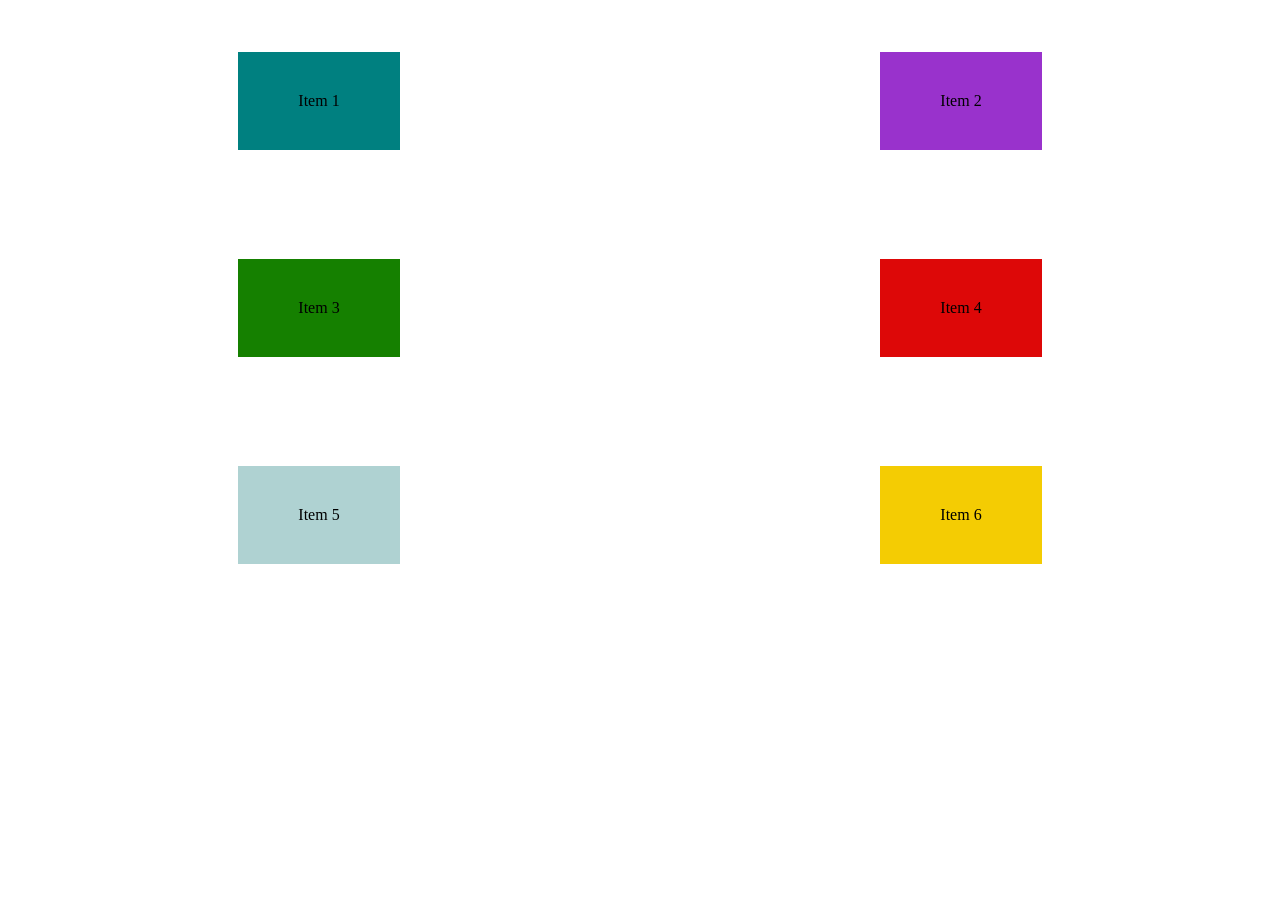
<file: css-grid.html>
<!DOCTYPE html>
<html lang="en">
<head>
    <meta charset="UTF-8">
    <meta name="viewport" content="width=device-width, initial-scale=1.0">
    <title>CSS Grid</title>

    <style>
        .container {
            display: grid;
            grid-template-columns: repeat(2,1fr);
            grid-template-rows: repeat(3,1fr);
            gap: 20px;
            justify-items: center;
            align-items: center;
            height: 600px;
        }
        .child {
            padding: 40px 60px;
            text-align: center;

           
        }
        .child:nth-child(1) {
            background: teal;
        }
        .child:nth-child(2) {
            background: darkorchid;
        }
        .child:nth-child(3) {
           
            background: rgb(21, 128, 0);
        }
        .child:nth-child(4) {
           
            background: rgb(221, 8, 8);
        }
        .child:nth-child(5) {
          
            background: rgb(175, 210, 210);
        }
        .child:nth-child(6) {
          
            background: rgb(244, 204, 3);
        }
    </style>
</head>
<body>
    <div class="container">
        <div class="child">Item 1</div>
        <div class="child">Item 2</div>
        <div class="child">Item 3</div>
        <div class="child">Item 4</div>
        <div class="child">Item 5</div>
        <div class="child">Item 6</div>
    </div>
</body>
</html>
</file>
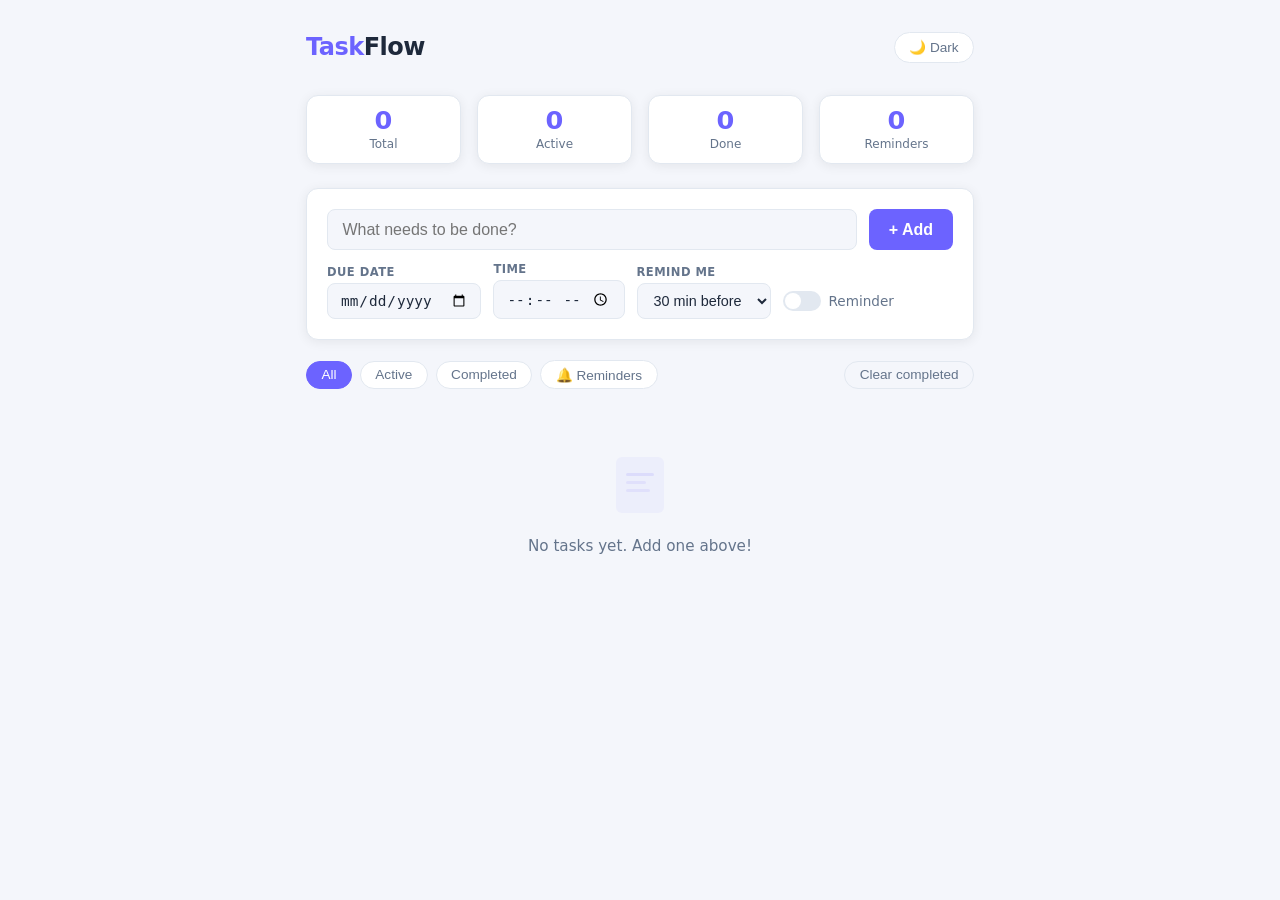
<file: Task.html>
<!DOCTYPE html>
<html lang="en">
<head>
  <meta charset="UTF-8" />
  <meta name="viewport" content="width=device-width, initial-scale=1.0" />
  <title>TaskFlow — Task Manager </title>

  <!-- =====================================================
       STYLES
       ===================================================== -->
  <style>
    *, *::before, *::after { box-sizing: border-box; margin: 0; padding: 0; }

    :root {
      --bg:        #f4f6fb;
      --surface:   #ffffff;
      --border:    #e2e8f0;
      --accent:    #6c63ff;
      --accent-h:  #574fd6;
      --accent-lt: #ede9fe;
      --text:      #1e293b;
      --muted:     #64748b;
      --danger:    #ef4444;
      --danger-h:  #dc2626;
      --success:   #22c55e;
      --warn:      #f59e0b;
      --info:      #3b82f6;
      --radius:    12px;
      --shadow:    0 2px 12px rgba(0,0,0,.07);
      --transition: .2s ease;
    }
    body.dark {
      --bg:        #0f172a;
      --surface:   #1e293b;
      --border:    #334155;
      --accent:    #818cf8;
      --accent-h:  #6366f1;
      --accent-lt: #1e1b4b;
      --text:      #f1f5f9;
      --muted:     #94a3b8;
      --danger:    #f87171;
      --danger-h:  #ef4444;
      --success:   #4ade80;
      --warn:      #fbbf24;
      --info:      #60a5fa;
      --shadow:    0 2px 12px rgba(0,0,0,.35);
    }

    body {
      font-family: 'Segoe UI', system-ui, sans-serif;
      background: var(--bg);
      color: var(--text);
      min-height: 100vh;
      transition: background var(--transition), color var(--transition);
    }

    /* ── Layout ── */
    .container { max-width: 700px; margin: 0 auto; padding: 2rem 1rem 4rem; }

    /* ── Header ── */
    header {
      display: flex; align-items: center; justify-content: space-between;
      margin-bottom: 2rem;
    }
    .logo { font-size: 1.5rem; font-weight: 700; color: var(--accent); letter-spacing: -.5px; }
    .logo span { color: var(--text); }

    #darkToggle {
      background: var(--surface); border: 1.5px solid var(--border);
      border-radius: 99px; padding: .4rem .9rem; cursor: pointer;
      font-size: .85rem; color: var(--muted);
      transition: background var(--transition), color var(--transition);
    }
    #darkToggle:hover { background: var(--accent-lt); color: var(--accent); }

    /* ── Stats ── */
    .stats { display: flex; gap: 1rem; margin-bottom: 1.5rem; flex-wrap: wrap; }
    .stat-card {
      flex: 1; min-width: 80px; background: var(--surface);
      border: 1.5px solid var(--border); border-radius: var(--radius);
      padding: .75rem 1rem; text-align: center; box-shadow: var(--shadow);
      transition: background var(--transition);
    }
    .stat-card .num { font-size: 1.6rem; font-weight: 700; color: var(--accent); line-height: 1; }
    .stat-card .lbl { font-size: .75rem; color: var(--muted); margin-top: .25rem; }

    /* ── Input Card ── */
    .input-card {
      background: var(--surface); border: 1.5px solid var(--border);
      border-radius: var(--radius); padding: 1.25rem;
      box-shadow: var(--shadow); margin-bottom: 1.25rem;
      transition: background var(--transition);
    }

    /* Row 1 */
    .input-row-main { display: flex; gap: .75rem; margin-bottom: .75rem; }
    .input-row-main input {
      flex: 1; border: 1.5px solid var(--border); border-radius: 8px;
      padding: .65rem .9rem; font-size: 1rem; background: var(--bg);
      color: var(--text); outline: none; transition: border-color var(--transition);
    }
    .input-row-main input:focus { border-color: var(--accent); }

    #addBtn {
      background: var(--accent); color: #fff; border: none; border-radius: 8px;
      padding: .65rem 1.25rem; font-size: 1rem; font-weight: 600; cursor: pointer;
      white-space: nowrap; transition: background var(--transition), transform .1s;
    }
    #addBtn:hover  { background: var(--accent-h); }
    #addBtn:active { transform: scale(.97); }

    /* Row 2 */
    .input-row-meta { display: flex; gap: .75rem; flex-wrap: wrap; align-items: flex-end; }
    .meta-field { display: flex; flex-direction: column; gap: .25rem; }
    .meta-field label {
      font-size: .72rem; font-weight: 600; color: var(--muted);
      text-transform: uppercase; letter-spacing: .04em;
    }
    .meta-field input, .meta-field select {
      border: 1.5px solid var(--border); border-radius: 8px;
      padding: .5rem .75rem; font-size: .9rem; background: var(--bg);
      color: var(--text); outline: none; transition: border-color var(--transition);
    }
    .meta-field input:focus, .meta-field select:focus { border-color: var(--accent); }

    /* Reminder toggle pill */
    .reminder-toggle {
      display: flex; align-items: center; gap: .5rem;
      font-size: .85rem; color: var(--muted); cursor: pointer;
      user-select: none; padding-bottom: .5rem;
    }
    .reminder-toggle input[type="checkbox"] { display: none; }
    .toggle-pill {
      width: 38px; height: 20px; background: var(--border);
      border-radius: 99px; position: relative; transition: background var(--transition);
      flex-shrink: 0;
    }
    .toggle-pill::after {
      content: ''; position: absolute; top: 2px; left: 2px;
      width: 16px; height: 16px; border-radius: 50%; background: #fff;
      transition: transform var(--transition);
    }
    .reminder-toggle input:checked ~ .toggle-pill { background: var(--accent); }
    .reminder-toggle input:checked ~ .toggle-pill::after { transform: translateX(18px); }

    /* ── Permission Banner ── */
    #permBanner {
      display: none; background: #fef9c3; border: 1.5px solid #fde68a;
      border-radius: var(--radius); padding: .75rem 1rem; margin-bottom: 1rem;
      font-size: .88rem; color: #78350f; align-items: center; gap: .75rem;
    }
    body.dark #permBanner { background: #422006; border-color: #78350f; color: #fde68a; }
    #permBanner.show { display: flex; }
    #permBanner button {
      margin-left: auto; background: var(--warn); color: #fff; border: none;
      border-radius: 6px; padding: .3rem .75rem; cursor: pointer; font-size: .82rem;
      white-space: nowrap;
    }

    /* ── Filter Bar ── */
    .filter-bar {
      display: flex; gap: .5rem; margin-bottom: 1rem;
      flex-wrap: wrap; align-items: center;
    }
    .filter-bar button {
      border: 1.5px solid var(--border); background: var(--surface); color: var(--muted);
      border-radius: 99px; padding: .35rem .9rem; font-size: .85rem;
      cursor: pointer; transition: all var(--transition);
    }
    .filter-bar button.active, .filter-bar button:hover {
      background: var(--accent); border-color: var(--accent); color: #fff;
    }
    .filter-bar .spacer { flex: 1; }
    #clearDone {
      background: transparent; border: 1.5px solid var(--border); color: var(--muted);
      border-radius: 99px; padding: .35rem .9rem; font-size: .85rem;
      cursor: pointer; transition: all var(--transition);
    }
    #clearDone:hover { border-color: var(--danger); color: var(--danger); }

    /* ── Task List ── */
    #taskList { list-style: none; display: flex; flex-direction: column; gap: .6rem; }

    /* ── Empty State ── */
    .empty-state { text-align: center; padding: 3rem 1rem; color: var(--muted); font-size: .95rem; }
    .empty-state svg { margin-bottom: 1rem; opacity: .35; }

    /* ── Task Item ── */
    .task-item {
      background: var(--surface); border: 1.5px solid var(--border);
      border-radius: var(--radius); padding: .9rem 1rem;
      display: flex; align-items: flex-start; gap: .85rem;
      box-shadow: var(--shadow);
      transition: transform .15s, box-shadow .15s, border-color .15s, background var(--transition);
      animation: slideIn .2s ease;
    }
    @keyframes slideIn {
      from { opacity: 0; transform: translateY(-8px); }
      to   { opacity: 1; transform: translateY(0); }
    }
    .task-item:hover { transform: translateY(-2px); box-shadow: 0 6px 18px rgba(0,0,0,.1); }
    .task-item.completed { border-color: var(--success); opacity: .7; }
    .task-item.completed .task-text { text-decoration: line-through; color: var(--muted); }
    .task-item.has-reminder  { border-left: 3.5px solid var(--info); }
    .task-item.reminder-fired { border-left: 3.5px solid var(--warn); }

    /* Checkbox */
    .check-btn {
      width: 22px; height: 22px; min-width: 22px; border-radius: 50%;
      border: 2px solid var(--border); background: transparent; cursor: pointer;
      display: flex; align-items: center; justify-content: center;
      transition: all var(--transition); margin-top: 2px;
    }
    .check-btn:hover { border-color: var(--success); background: rgba(34,197,94,.1); }
    .task-item.completed .check-btn { background: var(--success); border-color: var(--success); }
    .check-btn svg { display: none; }
    .task-item.completed .check-btn svg { display: block; }

    /* Task body */
    .task-body { flex: 1; min-width: 0; }
    .task-text { font-size: .97rem; line-height: 1.4; word-break: break-word; }
    .task-meta { display: flex; align-items: center; gap: .45rem; margin-top: .4rem; flex-wrap: wrap; }

    /* Badges */
    .badge {
      font-size: .72rem; padding: .15rem .55rem; border-radius: 99px;
      font-weight: 600; display: inline-flex; align-items: center; gap: .2rem;
    }
    .badge-date           { background: var(--accent-lt); color: var(--accent); }
    .badge-date.overdue   { background: #fee2e2; color: var(--danger); }
    .badge-date.today     { background: #fef9c3; color: #92400e; }
    body.dark .badge-date.today { background: #422006; color: #fde68a; }
    .badge-time           { background: #dbeafe; color: #1d4ed8; }
    body.dark .badge-time { background: #1e3a5f; color: #93c5fd; }
    .badge-reminder       { background: #dcfce7; color: #15803d; }
    body.dark .badge-reminder { background: #14532d; color: #86efac; }
    .badge-reminder.fired { background: #fef9c3; color: #92400e; }
    body.dark .badge-reminder.fired { background: #422006; color: #fde68a; }

    /* Edit mode */
    .edit-input {
      border: 1.5px solid var(--accent); border-radius: 6px;
      padding: .35rem .6rem; font-size: .9rem;
      background: var(--bg); color: var(--text); outline: none;
    }
    .edit-row { display: flex; gap: .5rem; margin-top: .5rem; flex-wrap: wrap; align-items: center; }

    /* Action buttons */
    .task-actions { display: flex; gap: .4rem; margin-left: auto; }
    .icon-btn {
      background: transparent; border: none; cursor: pointer;
      border-radius: 6px; padding: .3rem .4rem; transition: background var(--transition);
    }
    .icon-btn:hover     { background: var(--bg); }
    .icon-btn.edit-btn  { color: var(--warn); }
    .icon-btn.del-btn   { color: var(--danger); }
    .icon-btn.save-btn  { color: var(--success); }

    /* ── Toast ── */
    #toast {
      position: fixed; bottom: 1.5rem; left: 50%;
      transform: translateX(-50%) translateY(80px);
      background: var(--text); color: var(--bg); border-radius: 99px;
      padding: .6rem 1.4rem; font-size: .9rem; font-weight: 500;
      box-shadow: 0 4px 20px rgba(0,0,0,.25); z-index: 9999;
      transition: transform .3s cubic-bezier(.34,1.56,.64,1);
      white-space: nowrap; pointer-events: none;
    }
    #toast.show { transform: translateX(-50%) translateY(0); }

    /* ── Responsive ── */
    @media (max-width: 520px) {
      .input-row-main { flex-wrap: wrap; }
      #addBtn { width: 100%; }
      .meta-field { flex: 1 1 calc(50% - .5rem); }
    }
  </style>
</head>

<body>
  <div class="container">

    <header>
      <div class="logo">Task<span>Flow</span></div>
      <button id="darkToggle" aria-label="Toggle dark mode">🌙 Dark</button>
    </header>

    <!-- Stats -->
    <div class="stats">
      <div class="stat-card"><div class="num" id="statTotal">0</div><div class="lbl">Total</div></div>
      <div class="stat-card"><div class="num" id="statActive">0</div><div class="lbl">Active</div></div>
      <div class="stat-card"><div class="num" id="statDone">0</div><div class="lbl">Done</div></div>
      <div class="stat-card"><div class="num" id="statReminders">0</div><div class="lbl">Reminders</div></div>
    </div>

    <!-- Notification permission banner -->
    <div id="permBanner">
      <span>🔔 Enable browser notifications to receive task reminders.</span>
      <button id="permBtn">Allow</button>
    </div>

    <!-- Add-task input -->
    <div class="input-card">
      <!-- Row 1: task text + add button -->
      <div class="input-row-main">
        <input type="text" id="taskInput" placeholder="What needs to be done?" maxlength="200" />
        <button id="addBtn">+ Add</button>
      </div>

      <!-- Row 2: date, time, remind-before, reminder toggle -->
      <div class="input-row-meta">
        <div class="meta-field">
          <label for="dueDate">Due date</label>
          <input type="date" id="dueDate" />
        </div>
        <div class="meta-field">
          <label for="dueTime">Time</label>
          <input type="time" id="dueTime" />
        </div>
        <div class="meta-field">
          <label for="remindBefore">Remind me</label>
          <select id="remindBefore">
            <option value="0">At due time</option>
            <option value="5">5 min before</option>
            <option value="10">10 min before</option>
            <option value="15">15 min before</option>
            <option value="30" selected>30 min before</option>
            <option value="60">1 hour before</option>
            <option value="1440">1 day before</option>
          </select>
        </div>
        <!-- Reminder on/off toggle -->
        <label class="reminder-toggle" title="Enable reminder for this task">
          <input type="checkbox" id="reminderOn" />
          <span class="toggle-pill"></span>
          Reminder
        </label>
      </div>
    </div>

    <!-- Filter bar -->
    <div class="filter-bar">
      <button class="active" data-filter="all">All</button>
      <button data-filter="active">Active</button>
      <button data-filter="completed">Completed</button>
      <button data-filter="reminders">🔔 Reminders</button>
      <span class="spacer"></span>
      <button id="clearDone">Clear completed</button>
    </div>

    <!-- Task list -->
    <ul id="taskList"></ul>

  </div>

  <!-- In-app toast -->
  <div id="toast"></div>

  <!-- =====================================================
       JAVASCRIPT
       ===================================================== -->
  <script>
    // ── State ────────────────────────────────────────────
    let tasks  = [];
    let filter = 'all';

    // Holds setTimeout handles keyed by task id, so we can cancel them
    const reminderTimers = {};

    // ── Persistence ──────────────────────────────────────
    function save() { localStorage.setItem('taskflow_tasks', JSON.stringify(tasks)); }
    function load() {
      const raw = localStorage.getItem('taskflow_tasks');
      tasks = raw ? JSON.parse(raw) : [];
    }

    // ── Utility helpers ───────────────────────────────────
    function uid()      { return Date.now().toString(36) + Math.random().toString(36).slice(2); }
    function todayStr() { return new Date().toISOString().split('T')[0]; }
    function escHtml(s) {
      return s.replace(/&/g,'&amp;').replace(/</g,'&lt;').replace(/>/g,'&gt;').replace(/"/g,'&quot;');
    }

    /** "Apr 8" from a YYYY-MM-DD string */
    function fmtDate(d) {
      if (!d) return '';
      const [y,m,day] = d.split('-').map(Number);
      return new Date(y, m-1, day).toLocaleDateString(undefined, { month:'short', day:'numeric' });
    }

    /** "3:00 PM" from a HH:MM string */
    function fmtTime(t) {
      if (!t) return '';
      const [h, m] = t.split(':').map(Number);
      const ampm   = h >= 12 ? 'PM' : 'AM';
      const hr     = h % 12 || 12;
      return `${hr}:${String(m).padStart(2,'0')} ${ampm}`;
    }

    /** CSS class for the date badge based on overdue / today / future */
    function dateBadgeClass(d) {
      if (!d) return '';
      if (d < todayStr()) return 'overdue';
      if (d === todayStr()) return 'today';
      return '';
    }

    /**
     * Calculate the exact moment a reminder should fire.
     * = due date+time minus the "remind before" offset in minutes.
     */
    function reminderFireTime(task) {
      if (!task.reminderOn || !task.due || !task.time) return null;
      const [y,mo,d]  = task.due.split('-').map(Number);
      const [h,mi]    = task.time.split(':').map(Number);
      const fireDate  = new Date(y, mo-1, d, h, mi, 0);
      fireDate.setMinutes(fireDate.getMinutes() - (task.remindBefore || 0));
      return fireDate;
    }

    /** Human-readable time-until string, e.g. "in 23 min" */
    function countdown(fireDate) {
      const diff = fireDate - Date.now();
      if (diff <= 0) return 'now';
      const totalSec = Math.round(diff / 1000);
      if (totalSec < 60)  return `in ${totalSec}s`;
      const mins = Math.round(totalSec / 60);
      if (mins  < 60)     return `in ${mins} min`;
      const hrs  = Math.round(mins / 60);
      if (hrs   < 24)     return `in ${hrs} hr`;
      const days = Math.round(hrs / 24);
      return `in ${days} day${days > 1 ? 's' : ''}`;
    }

    // ── Notifications ─────────────────────────────────────

    /** Show the permission banner if there are pending reminders and permission isn't granted */
    function checkPermBanner() {
      const hasPending = tasks.some(t => t.reminderOn && !t.completed && !t.reminderFired);
      const banner     = document.getElementById('permBanner');
      if (hasPending && Notification.permission === 'default') {
        banner.classList.add('show');
      } else {
        banner.classList.remove('show');
      }
    }

    document.getElementById('permBtn').addEventListener('click', () => {
      Notification.requestPermission().then(p => {
        if (p === 'granted') {
          document.getElementById('permBanner').classList.remove('show');
          scheduleAllReminders();
          showToast('Notifications enabled!');
        } else {
          showToast('Notifications blocked. Reminders will show in-app only.');
        }
      });
    });

    /** Pop a browser notification and in-app toast for a task */
    function fireNotification(task) {
      const title = `Reminder: ${task.text}`;
      const body  = task.due
        ? `Due ${fmtDate(task.due)}${task.time ? ' at ' + fmtTime(task.time) : ''}`
        : 'Your task is coming up!';

      // Browser push notification (if allowed)
      if (Notification.permission === 'granted') {
        new Notification(title, { body });
      }

      // Always show in-app toast
      showToast(`🔔 ${task.text}`);

      // Mark as fired so it doesn't re-trigger on next page load
      task.reminderFired = true;
      save();
      render();
    }

    /**
     * Schedule (or re-schedule) a single reminder via setTimeout.
     * Cancels any existing timer for this task first.
     */
    function scheduleReminder(task) {
      // Clear any previous timer for this task
      if (reminderTimers[task.id]) {
        clearTimeout(reminderTimers[task.id]);
        delete reminderTimers[task.id];
      }

      if (!task.reminderOn || task.completed || task.reminderFired) return;

      const fireAt = reminderFireTime(task);
      if (!fireAt) return;

      const delay = fireAt - Date.now();
      if (delay < 0) return; // due time already passed

      reminderTimers[task.id] = setTimeout(() => {
        // Look up freshest copy of the task from state
        const t = tasks.find(t => t.id === task.id);
        if (t && !t.completed && !t.reminderFired) fireNotification(t);
      }, delay);
    }

    /** Schedule reminders for all tasks (called on page load) */
    function scheduleAllReminders() { tasks.forEach(scheduleReminder); }

    // ── Toast ─────────────────────────────────────────────
    let toastTimer;
    function showToast(msg) {
      const el = document.getElementById('toast');
      el.textContent = msg;
      el.classList.add('show');
      clearTimeout(toastTimer);
      toastTimer = setTimeout(() => el.classList.remove('show'), 3500);
    }

    // ── Render ────────────────────────────────────────────

    function render() {
      const list = document.getElementById('taskList');
      list.innerHTML = '';

      // Apply active filter
      const visible = tasks.filter(t => {
        if (filter === 'active')    return !t.completed;
        if (filter === 'completed') return  t.completed;
        if (filter === 'reminders') return  t.reminderOn;
        return true;
      });

      if (visible.length === 0) {
        list.innerHTML = `
          <div class="empty-state">
            <svg width="64" height="64" viewBox="0 0 64 64" fill="none">
              <rect x="8" y="4" width="48" height="56" rx="6" fill="#6c63ff" opacity=".15"/>
              <rect x="18" y="20" width="28" height="3" rx="1.5" fill="#6c63ff" opacity=".4"/>
              <rect x="18" y="28" width="20" height="3" rx="1.5" fill="#6c63ff" opacity=".3"/>
              <rect x="18" y="36" width="24" height="3" rx="1.5" fill="#6c63ff" opacity=".3"/>
            </svg>
            <p>${
              filter === 'completed' ? 'No completed tasks yet.' :
              filter === 'active'    ? 'No active tasks — nice work!' :
              filter === 'reminders' ? 'No tasks with reminders set.' :
              'No tasks yet. Add one above!'
            }</p>
          </div>`;
      } else {
        visible.forEach(t => list.appendChild(createTaskEl(t)));
      }

      updateStats();
      checkPermBanner();
    }

    /** Build the <li> DOM node for one task */
    function createTaskEl(task) {
      const li     = document.createElement('li');
      const fireAt = reminderFireTime(task);

      // Compose class list
      let cls = 'task-item';
      if (task.completed) cls += ' completed';
      if (task.reminderOn && !task.completed) {
        cls += task.reminderFired ? ' reminder-fired' : ' has-reminder';
      }
      li.className   = cls;
      li.dataset.id  = task.id;

      // Date badge
      const dClass   = dateBadgeClass(task.due);
      const dateBadge = task.due
        ? `<span class="badge badge-date ${dClass}">${dClass==='overdue'?'⚠':'🗓'} ${fmtDate(task.due)}</span>`
        : '';

      // Time badge
      const timeBadge = task.time
        ? `<span class="badge badge-time">🕐 ${fmtTime(task.time)}</span>`
        : '';

      // Reminder badge — shows countdown or "Sent"
      let reminderBadge = '';
      if (task.reminderOn) {
        if (task.reminderFired) {
          reminderBadge = `<span class="badge badge-reminder fired">🔔 Sent</span>`;
        } else if (fireAt) {
          reminderBadge = `<span class="badge badge-reminder">🔔 ${countdown(fireAt)}</span>`;
        } else {
          reminderBadge = `<span class="badge badge-reminder">🔔 Set</span>`;
        }
      }

      li.innerHTML = `
        <!-- Complete toggle -->
        <button class="check-btn" title="Toggle complete" aria-label="Toggle complete">
          <svg width="12" height="12" viewBox="0 0 12 12" fill="none">
            <path d="M2 6l3 3 5-5" stroke="#fff" stroke-width="2" stroke-linecap="round" stroke-linejoin="round"/>
          </svg>
        </button>

        <!-- Body -->
        <div class="task-body">
          <div class="task-text">${escHtml(task.text)}</div>
          <div class="task-meta">${dateBadge}${timeBadge}${reminderBadge}</div>
        </div>

        <!-- Actions -->
        <div class="task-actions">
          <button class="icon-btn edit-btn" title="Edit" aria-label="Edit">
            <svg width="16" height="16" viewBox="0 0 24 24" fill="none" stroke="currentColor" stroke-width="2" stroke-linecap="round" stroke-linejoin="round">
              <path d="M11 4H4a2 2 0 0 0-2 2v14a2 2 0 0 0 2 2h14a2 2 0 0 0 2-2v-7"/>
              <path d="M18.5 2.5a2.121 2.121 0 0 1 3 3L12 15l-4 1 1-4 9.5-9.5z"/>
            </svg>
          </button>
          <button class="icon-btn del-btn" title="Delete" aria-label="Delete">
            <svg width="16" height="16" viewBox="0 0 24 24" fill="none" stroke="currentColor" stroke-width="2" stroke-linecap="round" stroke-linejoin="round">
              <polyline points="3 6 5 6 21 6"/>
              <path d="M19 6l-1 14H6L5 6"/>
              <path d="M10 11v6M14 11v6"/>
              <path d="M9 6V4h6v2"/>
            </svg>
          </button>
        </div>`;

      li.querySelector('.check-btn').addEventListener('click', () => toggleTask(task.id));
      li.querySelector('.del-btn').addEventListener('click',   () => deleteTask(task.id));
      li.querySelector('.edit-btn').addEventListener('click',  () => startEdit(task.id, li));

      return li;
    }

    /** Refresh the four stat counters */
    function updateStats() {
      const done      = tasks.filter(t =>  t.completed).length;
      const active    = tasks.filter(t => !t.completed).length;
      const reminders = tasks.filter(t =>  t.reminderOn && !t.completed && !t.reminderFired).length;
      document.getElementById('statTotal').textContent     = tasks.length;
      document.getElementById('statActive').textContent    = active;
      document.getElementById('statDone').textContent      = done;
      document.getElementById('statReminders').textContent = reminders;
    }

    // ── Task Actions ──────────────────────────────────────

    function addTask() {
      const input = document.getElementById('taskInput');
      const text  = input.value.trim();
      if (!text) {
        input.focus();
        input.style.borderColor = 'var(--danger)';
        setTimeout(() => input.style.borderColor = '', 900);
        return;
      }

      const due          = document.getElementById('dueDate').value;
      const time         = document.getElementById('dueTime').value;
      const remindBefore = parseInt(document.getElementById('remindBefore').value, 10);
      const reminderOn   = document.getElementById('reminderOn').checked;

      // Require both date AND time when a reminder is enabled
      if (reminderOn && (!due || !time)) {
        showToast('⚠ Please set both a date and a time to enable the reminder.');
        return;
      }

      const task = {
        id: uid(), text, completed: false,
        due, time, remindBefore, reminderOn, reminderFired: false
      };

      tasks.unshift(task);
      save();
      scheduleReminder(task);

      // Clear inputs
      input.value = '';
      document.getElementById('dueDate').value = '';
      document.getElementById('dueTime').value = '';
      document.getElementById('reminderOn').checked = false;

      render();
    }

    function toggleTask(id) {
      const t = tasks.find(t => t.id === id);
      if (!t) return;
      t.completed = !t.completed;
      // Cancel the timer when a task is marked done
      if (t.completed && reminderTimers[id]) {
        clearTimeout(reminderTimers[id]);
        delete reminderTimers[id];
      }
      save(); render();
    }

    function deleteTask(id) {
      if (reminderTimers[id]) { clearTimeout(reminderTimers[id]); delete reminderTimers[id]; }
      tasks = tasks.filter(t => t.id !== id);
      save(); render();
    }

    function clearCompleted() {
      tasks.filter(t => t.completed).forEach(t => {
        if (reminderTimers[t.id]) { clearTimeout(reminderTimers[t.id]); delete reminderTimers[t.id]; }
      });
      tasks = tasks.filter(t => !t.completed);
      save(); render();
    }

    // ── Inline Edit ───────────────────────────────────────

    function startEdit(id, li) {
      const task    = tasks.find(t => t.id === id);
      const body    = li.querySelector('.task-body');
      const actions = li.querySelector('.task-actions');

      // Replace the task display with edit controls
      body.innerHTML = `
        <input class="edit-input" id="et" style="width:100%;" value="${escHtml(task.text)}" maxlength="200" />
        <div class="edit-row">
          <input type="date" class="edit-input" id="ed"  value="${task.due  || ''}" />
          <input type="time" class="edit-input" id="eti" value="${task.time || ''}" />
          <select class="edit-input" id="erb">
            <option value="0"    ${(task.remindBefore||0)===0    ?'selected':''}>At due time</option>
            <option value="5"    ${task.remindBefore===5    ?'selected':''}>5 min before</option>
            <option value="10"   ${task.remindBefore===10   ?'selected':''}>10 min before</option>
            <option value="15"   ${task.remindBefore===15   ?'selected':''}>15 min before</option>
            <option value="30"   ${task.remindBefore===30   ?'selected':''}>30 min before</option>
            <option value="60"   ${task.remindBefore===60   ?'selected':''}>1 hr before</option>
            <option value="1440" ${task.remindBefore===1440 ?'selected':''}>1 day before</option>
          </select>
          <label class="reminder-toggle" style="padding-bottom:0;">
            <input type="checkbox" id="eron" ${task.reminderOn?'checked':''} />
            <span class="toggle-pill"></span>
            Reminder
          </label>
        </div>`;

      const etEl  = body.querySelector('#et');
      const edEl  = body.querySelector('#ed');
      const etiEl = body.querySelector('#eti');
      const erbEl = body.querySelector('#erb');
      const erOn  = body.querySelector('#eron');

      etEl.focus(); etEl.select();

      // Replace action buttons with a single save button
      actions.innerHTML = `
        <button class="icon-btn save-btn" title="Save" aria-label="Save">
          <svg width="16" height="16" viewBox="0 0 24 24" fill="none" stroke="currentColor" stroke-width="2.5" stroke-linecap="round" stroke-linejoin="round">
            <path d="M20 6L9 17l-5-5"/>
          </svg>
        </button>`;

      const doSave = () => saveEdit(id, etEl, edEl, etiEl, erbEl, erOn);
      actions.querySelector('.save-btn').addEventListener('click', doSave);
      etEl.addEventListener('keydown', e => {
        if (e.key === 'Enter')  doSave();
        if (e.key === 'Escape') render(); // cancel edit
      });
    }

    function saveEdit(id, textEl, dateEl, timeEl, rbEl, ronEl) {
      const text = textEl.value.trim();
      if (!text) return;

      const t = tasks.find(t => t.id === id);
      if (!t) return;

      t.text         = text;
      t.due          = dateEl.value;
      t.time         = timeEl.value;
      t.remindBefore = parseInt(rbEl.value, 10);
      t.reminderOn   = ronEl.checked;

      if (t.reminderOn && (!t.due || !t.time)) {
        showToast('⚠ Set a date and time to enable the reminder.');
        t.reminderOn = false;
      }

      // Reset fired flag so the new time triggers a fresh notification
      t.reminderFired = false;
      save();
      scheduleReminder(t);
      render();
    }

    // ── Event Wiring ──────────────────────────────────────

    document.getElementById('addBtn').addEventListener('click', addTask);
    document.getElementById('taskInput').addEventListener('keydown', e => {
      if (e.key === 'Enter') addTask();
    });

    document.querySelectorAll('.filter-bar [data-filter]').forEach(btn => {
      btn.addEventListener('click', () => {
        filter = btn.dataset.filter;
        document.querySelectorAll('.filter-bar [data-filter]').forEach(b => b.classList.remove('active'));
        btn.classList.add('active');
        render();
      });
    });

    document.getElementById('clearDone').addEventListener('click', clearCompleted);

    const darkBtn = document.getElementById('darkToggle');
    darkBtn.addEventListener('click', () => {
      document.body.classList.toggle('dark');
      const isDark = document.body.classList.contains('dark');
      darkBtn.textContent = isDark ? '☀️ Light' : '🌙 Dark';
      localStorage.setItem('taskflow_dark', isDark ? '1' : '0');
    });

    // Refresh countdown badges every 30 seconds so they stay accurate
    setInterval(render, 30_000);

    // ── Init ──────────────────────────────────────────────

    if (localStorage.getItem('taskflow_dark') === '1') {
      document.body.classList.add('dark');
      darkBtn.textContent = '☀️ Light';
    }

    load();
    render();
    scheduleAllReminders(); // re-arm any pending reminders from localStorage
  </script>
</body>
</html>
</file>
